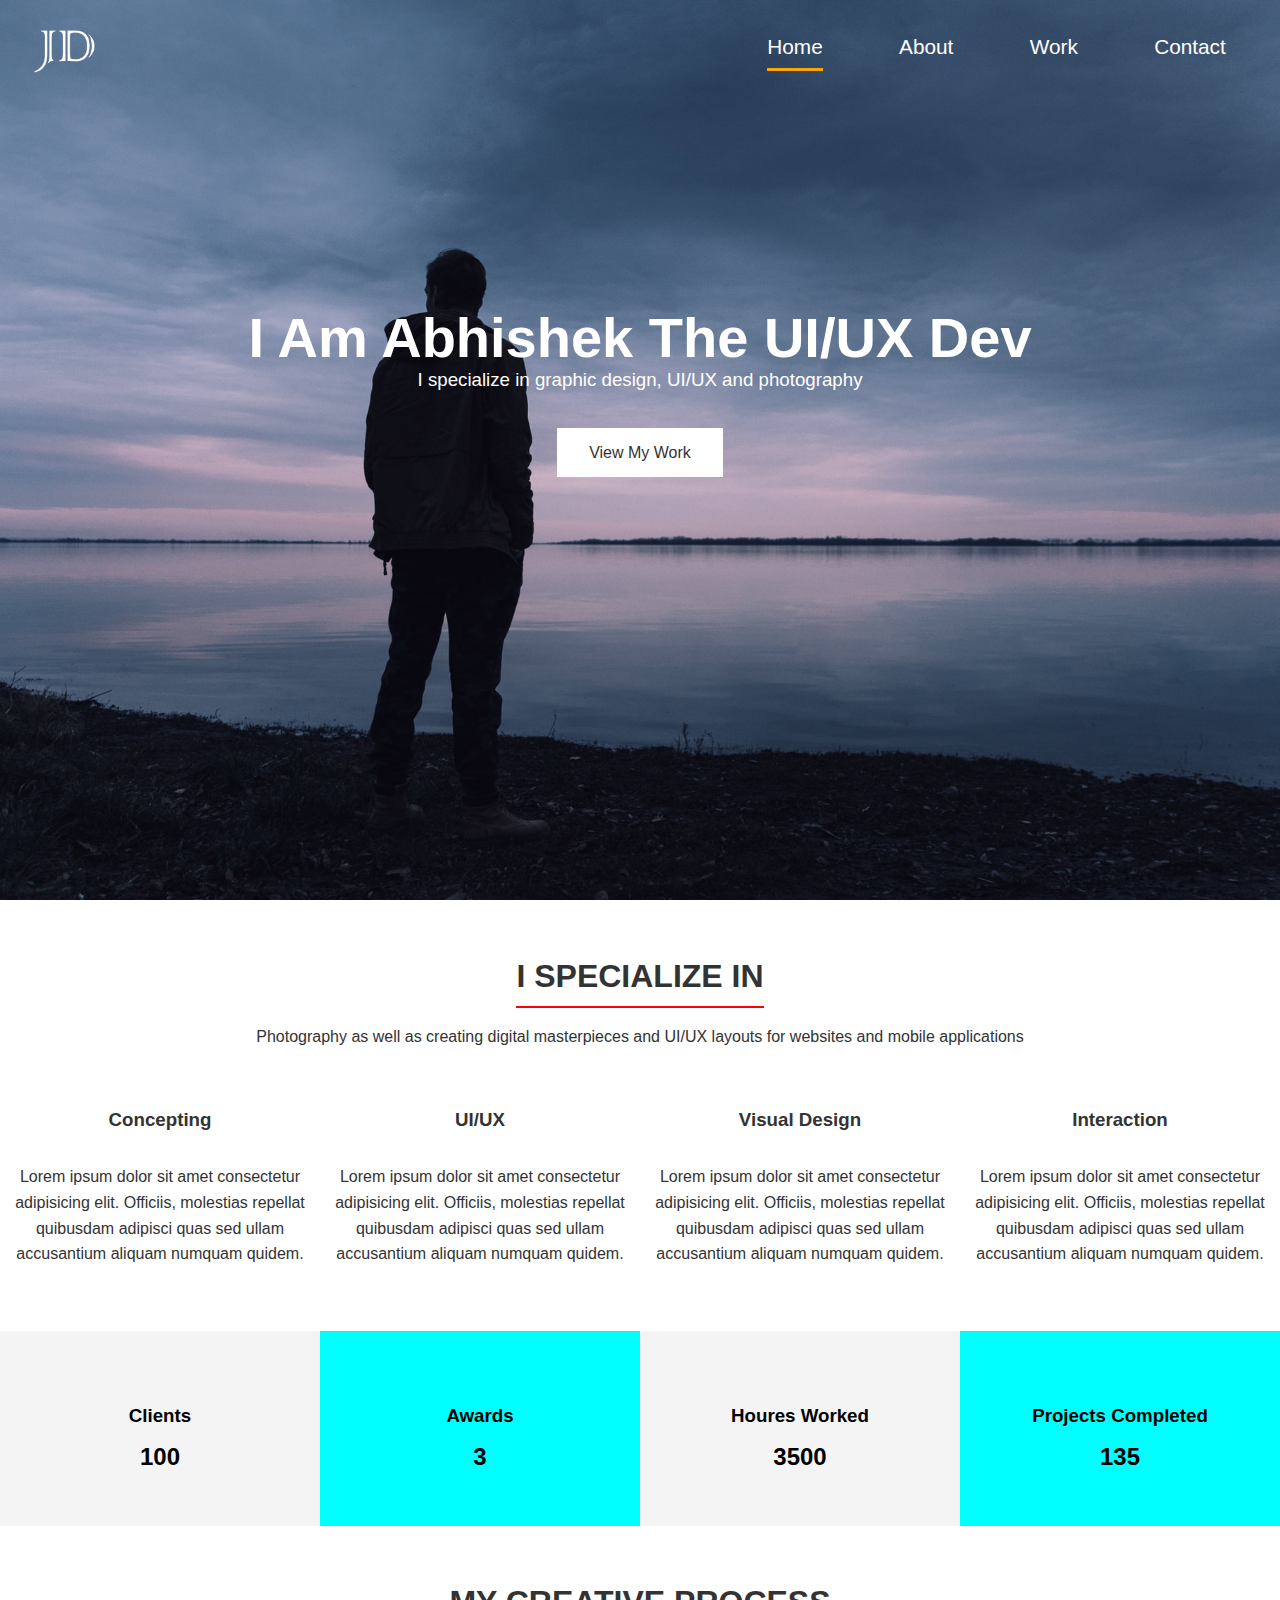
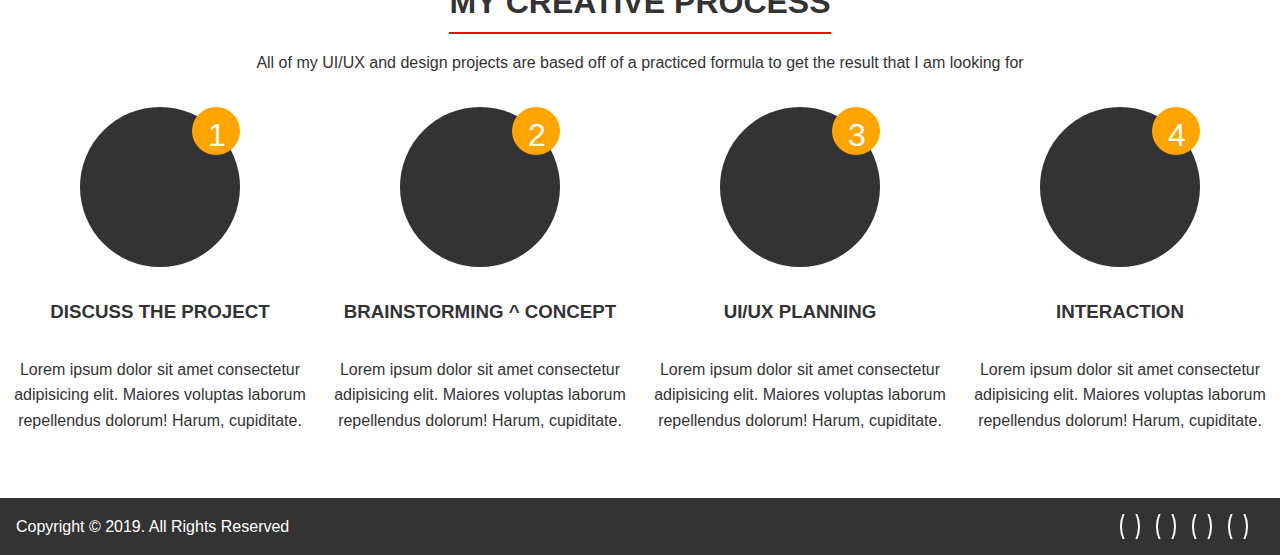
<file: index.html>
<!DOCTYPE html>
<html lang="en">

<head>
    <meta charset="UTF-8">
    <meta http-equiv="X-UA-Compatible" content="IE=edge">
    <meta name="viewport" content="width=device-width, initial-scale=1.0">
    <title>Portfolio website</title>
    <link rel="stylesheet" href="https://use.fontawesome.com/releases/v5.7.2/css/all.css"
        integrity="sha384-fnmOCqbTlWIlj8LyTjo7mOUStjsKC4pOpQbqyi7RrhN7udi9RwhKkMHpvLbHG9Sr" crossorigin="anonymous">
    <link rel="stylesheet" href="./css/style.css">
</head>

<body>
    <div class="container">
        <div class="main-container">

        
        <div id="header" class="header">
            <div class="navbar">
                <div class="nav-icon">
                    <img src="./img/logo.png" alt="">
                </div>
                <div class="nav-menus">
                    <a href="index.html" class="active">Home</a>
                    <a href="about.html">About</a>
                    <a href="about.html">Work</a>
                    <a href="contact.html">Contact</a>
                </div>
            </div>

            <!-- Header container -->
            <div class="header-container">
                <h1>I Am Abhishek The UI/UX Dev</h1>
                <h3>
                    I specialize in graphic design, UI/UX and photography
                </h3>
                <p>
                    <a href="work.html" class="btn btn-work">View My Work</a>
                </p>
            </div>
        </div>
    </div>
    </div>

    <div class="specilize-container">
        <div class="main-container">
            <div class="container-head">
            <h1>I SPECIALIZE IN</h1>
            <span>Photography as well as creating digital
                masterpieces and UI/UX layouts for websites
                and mobile applications
            </span>
            </div>
        <div class="card-section-1">
                <div>
                  <i class="fas fa-file-alt fa-2x"></i>
                  <h3>Concepting</h3>
                  <p>
                    Lorem ipsum dolor sit amet consectetur adipisicing elit. Officiis,
                    molestias repellat quibusdam adipisci quas sed ullam accusantium
                    aliquam numquam quidem.
                  </p>
                </div>
                <div>
                  <i class="fas fa-desktop fa-2x"></i>
                  <h3>UI/UX</h3>
                  <p>
                    Lorem ipsum dolor sit amet consectetur adipisicing elit. Officiis,
                    molestias repellat quibusdam adipisci quas sed ullam accusantium
                    aliquam numquam quidem.
                  </p>
                </div>
                <div>
                  <i class="fas fa-object-ungroup fa-2x"></i>
                  <h3>Visual Design</h3>
                  <p>
                    Lorem ipsum dolor sit amet consectetur adipisicing elit. Officiis,
                    molestias repellat quibusdam adipisci quas sed ullam accusantium
                    aliquam numquam quidem.
                  </p>
                </div>
                <div>
                  <i class="fas fa-thumbs-up fa-2x"></i>
                  <h3>Interaction</h3>
                  <p>
                    Lorem ipsum dolor sit amet consectetur adipisicing elit. Officiis,
                    molestias repellat quibusdam adipisci quas sed ullam accusantium
                    aliquam numquam quidem.
                  </p>
              </div>
              </div>
        </div>
        <div class="card-section-2">
            
            <div class="single-card">
                <i class="fas fa-users fa-3x"></i>
                <h3>Clients</h3>
                <h2>100</h2>
            </div>
            <div class="single-card">
                <i class="fas fa-award fa-3x"></i>
                <h3>Awards</h3>
                <h2>3</h2>
            </div>
            <div class="single-card">
                <i class="fas fa-hourglass-start fa-3x"></i>
                <h3>Houres Worked</h3>
                <h2>3500</h2>
            </div>
            <div class="single-card">
                <i class="fas fa-code-branch fa-3x"></i>
                <h3>Projects Completed</h3>
                <h2>135</h2>
            </div>
        </div>

    </div>

    <!-- creative process -->

    <div class="specilize-container">
        <div class="main-container">
            <div class="container-head">
               <h1>MY CREATIVE PROCESS</h1>
            <span>
                All of my UI/UX and design projects are based off of a practiced formula to get the result that I am looking for
            </span> 
            </div>
        
        <div class="card-section-1 ">
                <div class="creative-card">
                 <div class="creative-icon">
                    <span class="card-number">1</span>
                    <i class="fas fa-file-alt fa-4x"></i>
                 </div> 
                 <h3>DISCUSS THE PROJECT</h3>
                  <p>
                    Lorem ipsum dolor sit amet consectetur adipisicing 
                    elit. Maiores voluptas laborum repellendus dolorum! 
                    Harum, cupiditate.
                  </p>
                </div>
                <div class="creative-card">
                    <div class="creative-icon">
                        <span class="card-number">2</span>
                        <i class="fas fa-desktop fa-4x"></i>
                    </div>
                  
                  <h3>BRAINSTORMING ^ CONCEPT</h3>
                  <p>
                    Lorem ipsum dolor sit amet consectetur adipisicing 
                    elit. Maiores voluptas laborum repellendus dolorum! 
                    Harum, cupiditate.
                  </p>
                </div>
                <div class="creative-card">
                    <div class="creative-icon">
                        <span class="card-number">3</span>
                        <i class="fas fa-object-ungroup fa-4x"></i>
                    </div>
                  
                  <h3>UI/UX PLANNING</h3>
                  <p>
                    Lorem ipsum dolor sit amet consectetur adipisicing 
                    elit. Maiores voluptas laborum repellendus dolorum! 
                    Harum, cupiditate.
                  </p>
                </div>
                <div class="creative-card">
                    <div class="creative-icon">
                        <span class="card-number">4</span>
                        <i class="fas fa-thumbs-up fa-4x"></i>
                    </div>
                  
                  <h3>INTERACTION</h3>
                  <p>
                    Lorem ipsum dolor sit amet consectetur adipisicing 
                    elit. Maiores voluptas laborum repellendus dolorum! 
                    Harum, cupiditate.
                  </p>
              </div>
        </div>
        </div>
    </div>

    <!-- Footer -->
    <footer id="main-footer">
        <div class="main-container">
        <div class="footer-content footer-container">
          <p>Copyright &copy; 2019. All Rights Reserved</p>
          <div class="social">
            <i class="fab fa-twitter"></i>
            <i class="fab fa-facebook"></i>
            <i class="fab fa-instagram"></i>
            <i class="fab fa-linkedin"></i>
          </div>
        </div>
        </div>
    </footer>
</body>

</html>
</file>
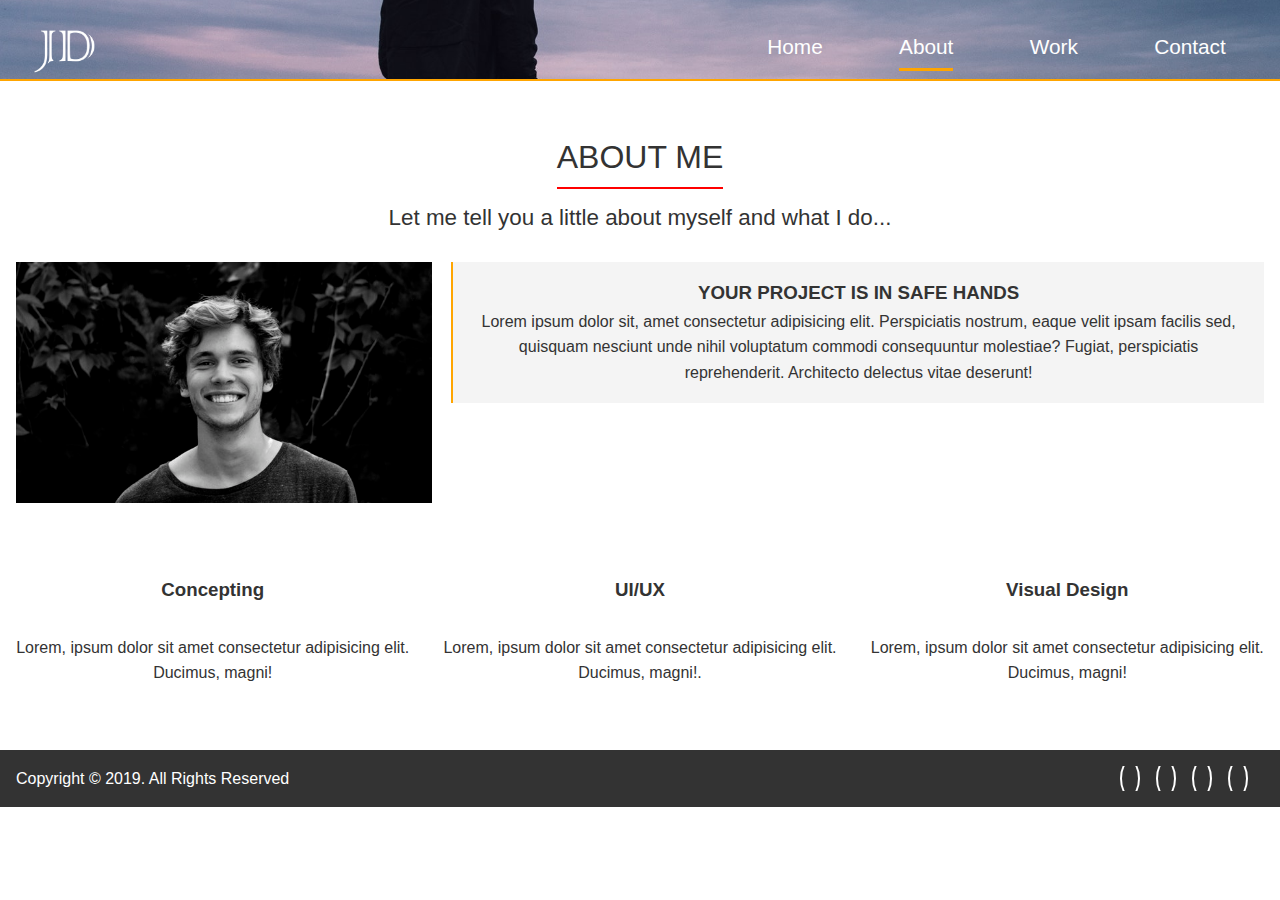
<file: about.html>
<!DOCTYPE html>
<html lang="en">

<head>
  <meta charset="UTF-8">
  <meta http-equiv="X-UA-Compatible" content="IE=edge">
  <meta name="viewport" content="width=device-width, initial-scale=1.0">
  <title>Portfolio website</title>
  <link rel="stylesheet" href="https://use.fontawesome.com/releases/v5.7.2/css/all.css"
    integrity="sha384-fnmOCqbTlWIlj8LyTjo7mOUStjsKC4pOpQbqyi7RrhN7udi9RwhKkMHpvLbHG9Sr" crossorigin="anonymous">
  <link rel="stylesheet" href="./css/style.css">
</head>

<body>
  <div class="container">
    <div class="main-container">

      <div id="header" class="header-about">
        <div class="navbar">
          <div class="nav-icon">
            <img src="./img/logo.png" alt="">
          </div>
          <div class="nav-menus">
            <a href="index.html">Home </a>
            <a href="about.html" class="active">About</a>
            <a href="about.html">Work</a>
            <a href="contact.html">Contact</a>
          </div>
        </div>

      </div>
    </div>
  </div>

  <div class="specilize-container">
    <div class="main-container">
      <div class="container-head">
        <h1 class="lf">ABOUT ME</h1>
        <span class="about-span">Let me tell you a little about myself and what I do...
        </span>
      </div>
      <div class="about-sec">
        <img src="./img/about.jpg" class="about-img" alt="About me image">
        <div class="about-content-container">

          <div id="about-content" class="about-content">

            <h3> YOUR PROJECT IS IN SAFE HANDS</h3>
            <p>Lorem ipsum dolor sit, amet consectetur adipisicing
              elit. Perspiciatis nostrum, eaque velit ipsam
              facilis sed, quisquam nesciunt unde nihil
              voluptatum commodi consequuntur molestiae? Fugiat,
              perspiciatis reprehenderit. Architecto delectus
              vitae deserunt!</p>
          </div>
        </div>
      </div>
      <div id="about-award" class="card-section-1">
        <div class="single-card">
          <i class="fas fa-award fa-3x"></i>
          <h3>Concepting</h3>
          <p>
            Lorem, ipsum dolor sit amet consectetur adipisicing elit. Ducimus, magni!
          </p>
        </div>
        <div class="single-card">
          <i class="fas fa-award fa-3x"></i>
          <h3>UI/UX</h3>
          <p>
            Lorem, ipsum dolor sit amet consectetur adipisicing elit. Ducimus, magni!.
          </p>
        </div>
        <div class="single-card">
          <i class="fas fa-award fa-3x"></i>
          <h3>Visual Design</h3>
          <p>
            Lorem, ipsum dolor sit amet consectetur adipisicing elit. Ducimus, magni!
          </p>
        </div>
      </div>
    </div>

  </div>


  <!-- Footer -->
  <footer id="main-footer">
    <div class="main-container">
      <div class="footer-content footer-container">
        <p>Copyright &copy; 2019. All Rights Reserved</p>
        <div class="social">
          <i class="fab fa-twitter"></i>
          <i class="fab fa-facebook"></i>
          <i class="fab fa-instagram"></i>
          <i class="fab fa-linkedin"></i>
        </div>
      </div>
    </div>
  </footer>
</body>

</html>
</file>
<file: css/style.css>
:root {
    --primary-color: red;
    --secondary-color: orange;
    --light-color: #f4f4f4;
    --dark-color: #333;
    --max-width: 1280px;
}

* {
    box-sizing: border-box;
    margin: 0;
    padding: 0;
}

body {
    font-family: Arial, Helvetica, sans-serif;
    color: #333;
    line-height: 1.6rem;
}

/* Common section */

a {
    text-decoration: none;
    color: white;
}

img {
    width: 100%;
}

.btn {
    padding: 1rem 2rem;
    background: white;
    color: #333;
    margin-top: 1rem;
}

.main-container {
    max-width: var(--max-width);
    margin: auto;
    overflow: hidden;
}
.container {
    background: url('../img/showcase.jpg')no-repeat center center/cover;
        
}

.lf {
    font-weight: lighter;
}
.mar {
    margin: 0;
}
.pad {
    padding: 0;
}

/* Header section */

.header {
    
    height: 100vh;
    display: flex;
    flex-direction: column;
    
}
#header {
    max-width: 1280px;
}

.navbar {
    display: grid;
    grid-template-columns: 4fr 3fr;
    align-items: center;
    padding: 1rem;
    top: 0;
    
}

.navbar .nav-icon img{
    max-height: 65px;
    width: 65px;
    margin-left: 1rem;
}

.navbar .nav-menus {
    display: flex;
    width: 100%;
    justify-content: space-around;
}

.navbar .nav-menus a{
    padding-bottom: .5rem;
    font-size: 1.3rem;
}

.navbar .nav-menus a:hover{
    border-bottom: 3px solid var(--primary-color);
    padding-bottom: .5rem;
}

.navbar .nav-menus a.active{
    border-bottom: 3px solid var(--secondary-color);
}

.header-container {
    height: 70%;
    width: 100%;
    display: flex;
    flex-direction: column;
    justify-content: center;
    align-content: center;
    text-align: center;
    color: white;
}

.header-container  h1{
    font-size: 3.5rem;
    padding-bottom: 1rem;
}

.header-container  h3{
    font-weight: lighter;
}

.header-container  p{
    margin: 3rem 1rem;
}

.specilize-container {
    padding-top: 2rem;
    display: flex;
    flex-direction: column;
    align-items: center;
    justify-content: center;
    align-content: center;
    margin: 0;
}

.container-head{
    display: flex;
    flex-direction: column;
    align-items: center;
    justify-content: center;
}

.specilize-container h1 {
    padding: 1rem 0;
    margin: 1rem 0;
    border-bottom: 2px solid var(--primary-color);
}

.specilize-container p {
    padding: 2rem 0;
    width: 100%;
}
.card-section-1 {
    padding: 2rem 0;
    display: flex;
    justify-content: center;
    align-content: center;
    text-align: center;
}
.card-section-1 .creative-icon{
    padding: 1rem ;
}
.card-section-1 div i{
    color: var(--secondary-color);
    padding: .2rem;
}

.card-section-2 {
    width: 100%;
    display: flex;
    justify-content: center;
    align-content: center;
    text-align: center;
    color: black;
}

.card-section-2  .single-card{
    width: 25%;
    padding: 2.5rem .5rem;
    display: flex;
    flex-direction: column;
    justify-content: center;
    align-content: center;
    text-align: center;
    background: #f4f4f4;
}

.card-section-2  .single-card:nth-child(even){
    background: aqua;
}

.card-section-2 i, .card-section-2 h2 {
    padding: 1rem;
}
/* creative section */
.specilize-container .creative h3{
    font-size: 1rem;
}
.card-section-1 .creative-card {
    padding-bottom: 0;
}

.creative-icon {
    background: #333;
    border-radius: 50%;
    color: #000;
    position: relative;
    height: 10rem;
    width: 10rem;
    align-items: center;
    justify-content: center;
    align-content: center;
    margin: auto;
    margin-bottom: 2rem;
}
.card-section-1 div.creative-icon i{
    color: white;
    border-radius: 50%;
    padding: 2rem 1rem;
}

.card-number {
    position: absolute;
    top: 0;
    right: 0;
    padding: 1rem;
    background: var(--secondary-color);
    border-radius: 50%;
    color: white;
    font-size: 2rem;
    height: 3rem;
    width: 3rem;
}


/* Footer */
#main-footer {
    margin: 0;
    padding: 1rem;
    text-align: center;
    background: #333;
    width: 100%;
}

#main-footer .footer-content{
    color: white;
    display: flex;
    justify-content: space-between;
}

#main-footer .footer-content .social i{
    border: 2px solid white;
    margin-right: 1rem;
    padding: .5rem;
    border-radius: 50%;
}

/* About section CSS */

.header-about {
    height: 9vh;
    display: flex;
    flex-direction: column;
    border-bottom: 2px solid var(--secondary-color);
}

.about-span {
    font-size: 1.4rem;
}

.about-sec {
    display: flex;
    margin-top: 1rem;
}

.about-img {
    grid-area: about-img;
    text-align: center;
    max-width: 35%;
    padding: 1rem;
    
}
.about-content-container {
    padding: 1rem;
    padding-left: 0.2rem;
}

.about-content {
    grid-area: about-content;
    text-align: center;
    background: #f4f4f4;
    padding: 1rem;
    border-left: 2px solid var(--secondary-color);
    
}

.about-content h3, .about-content p {
    padding: .1rem;
}

.single-card {
    grid-area: single-card;
}

/* .about-sec img {
    width: 32%;
}

.about-sec .about-content {
    margin: 0 1rem;
    padding: .5rem;
    display: flex;
    flex-direction: column;
    align-items: center;
    justify-content: center;
    background: #f4f4f4;
    border-left: 2px solid var(--secondary-color);
    font-size: .9rem;
}

.about-sec .about-content h3{
    
    margin: 0;
    padding: 0;
}

.about-sec .about-content p{
    
    margin: 0;
    padding: 0;
} */
</file>
